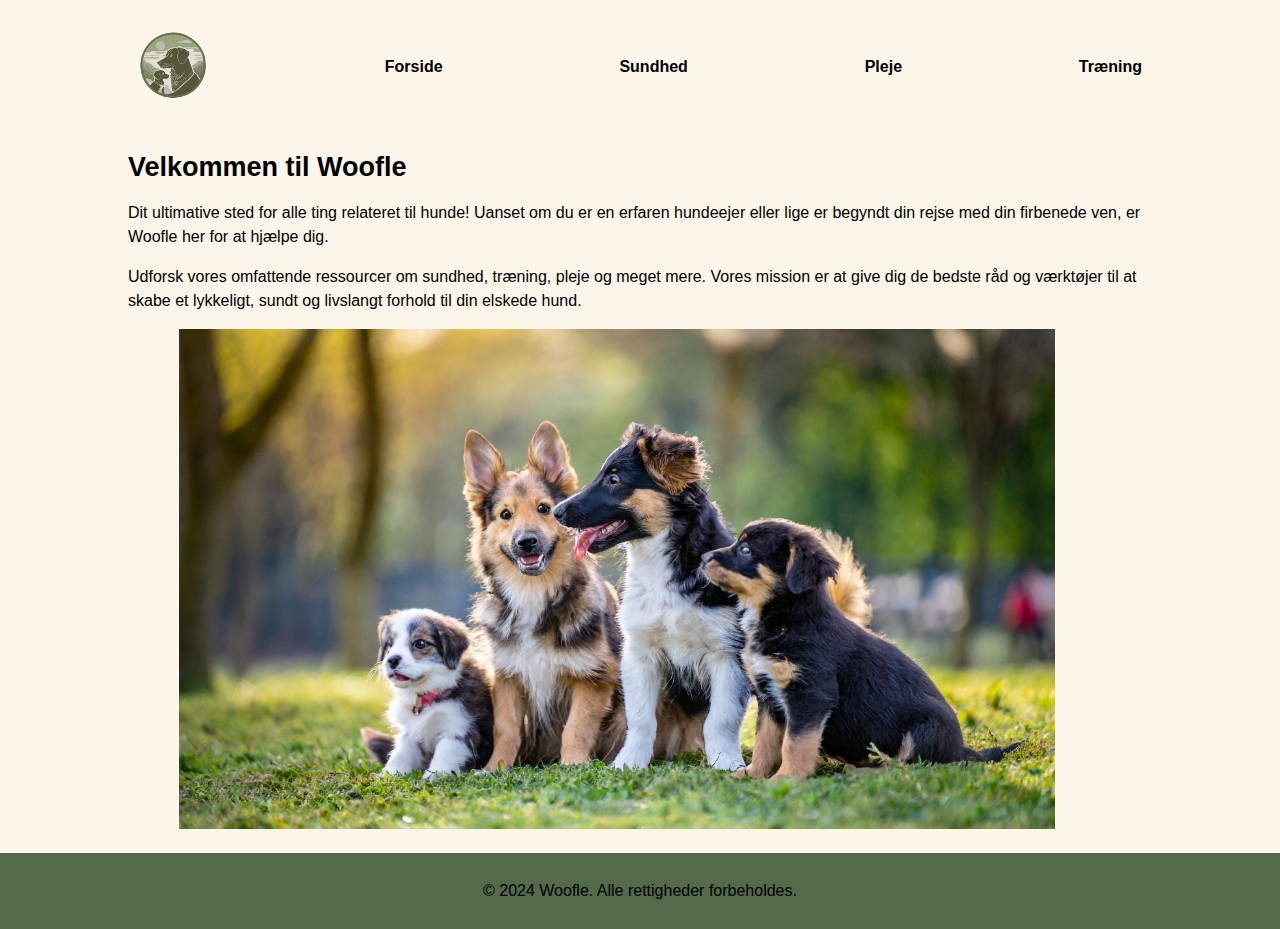
<file: index.html>
<!DOCTYPE html>
<html lang="da">
<head>
    <meta charset="UTF-8">
    <meta name="viewport" content="width=device-width, initial-scale=1.0">
    <title>Woofle</title>
    <link rel="stylesheet" href="style.css">

</head>

<body>
    <header> 
    <nav>
        <ul>
            <a href="index.html"> <img src="img/logo.png" alt="Woofles logo">
            <li><a href="index.html">Forside</a></li>
            <li><a href="sundhed.html">Sundhed</a></li>
            <li><a href="pleje.html">Pleje</a></li>
            <li><a href="træning.html">Træning</a></li>
        </ul>
    </nav>
</header>

    <main>
        <h1>Velkommen til Woofle</h2>
        <p>Dit ultimative sted for alle ting relateret til hunde! Uanset om du er en erfaren hundeejer eller lige er begyndt din rejse med din firbenede ven, er Woofle her for at hjælpe dig. </p>
        <p> Udforsk vores omfattende ressourcer om sundhed, træning, pleje og meget mere. Vores mission er at give dig de bedste råd og værktøjer til at skabe et lykkeligt, sundt og livslangt forhold til din elskede hund.</p>
        
        <section id="section-forside">
            <img src="img/hunde.jpg" alt="">
        </section>

    </main>
<footer>
    <p>&copy; 2024 Woofle. Alle rettigheder forbeholdes.</p>
</footer>
</body>
</html>
</file>
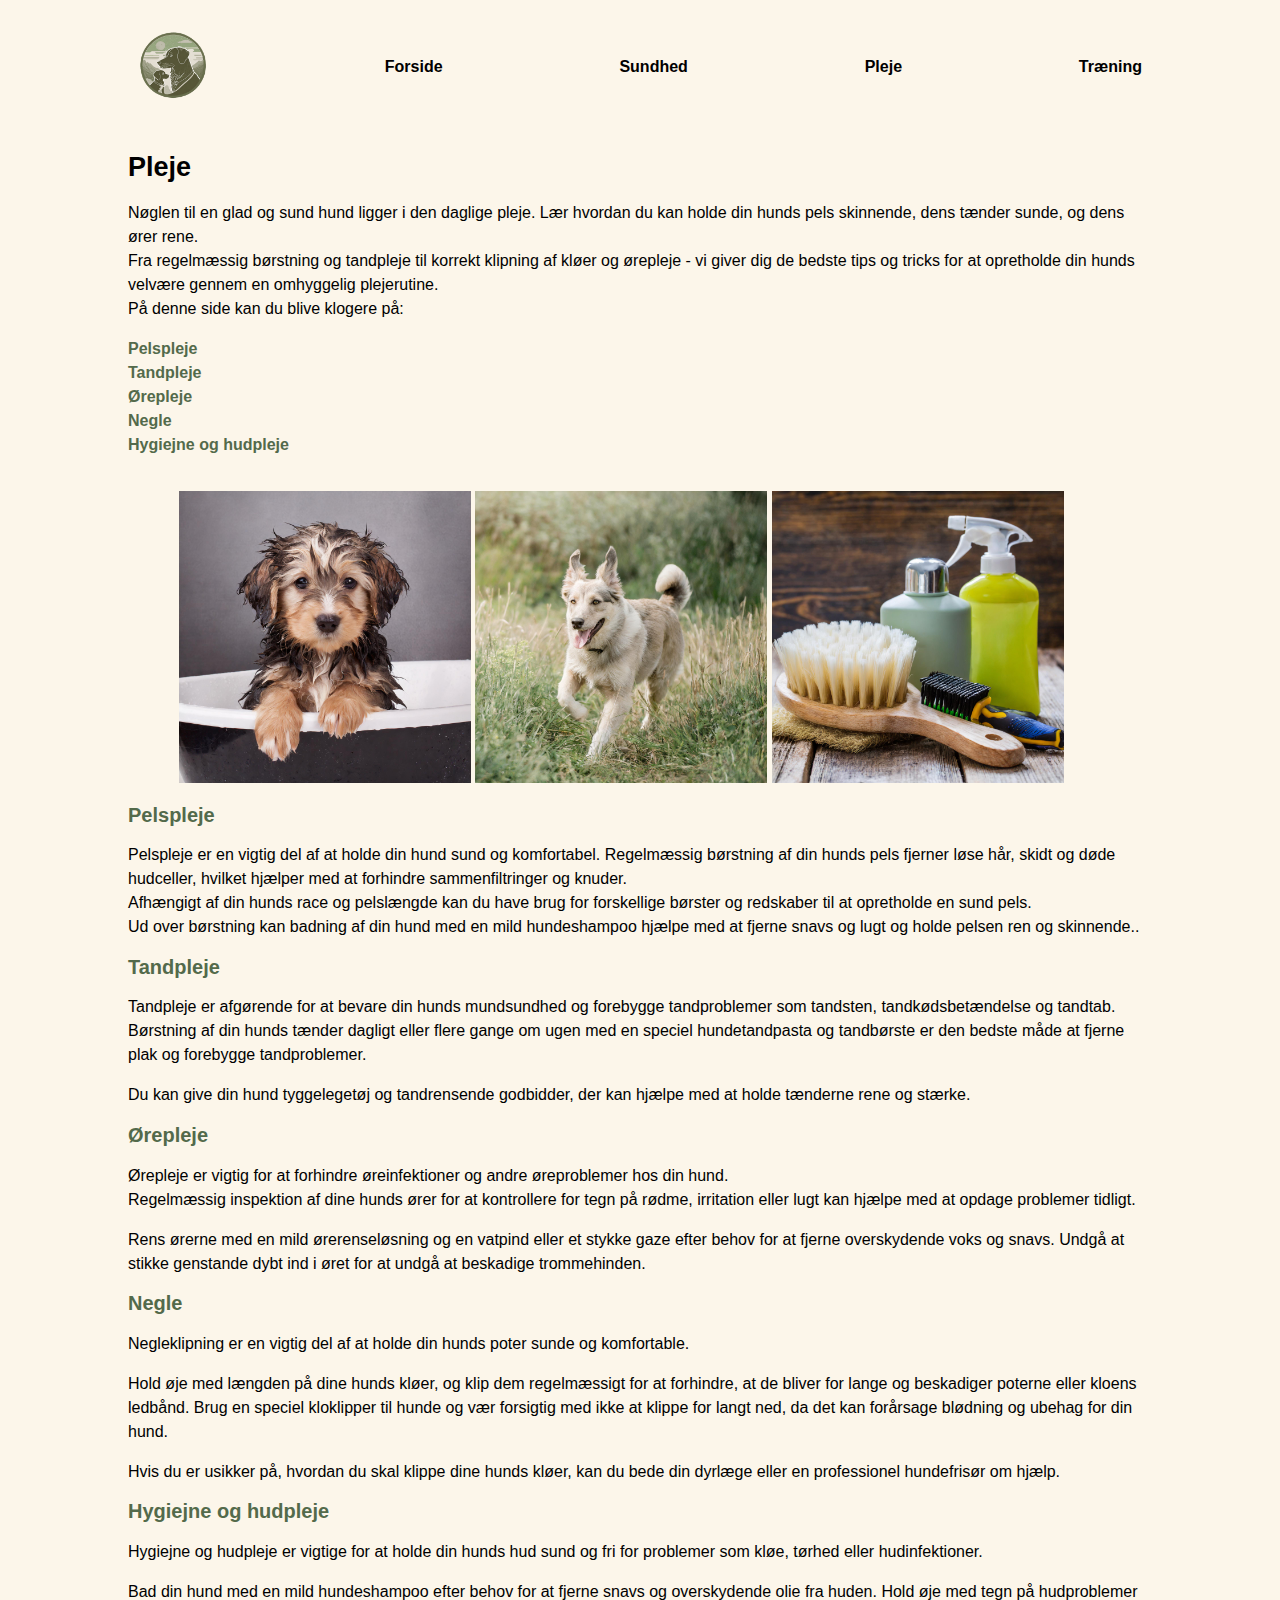
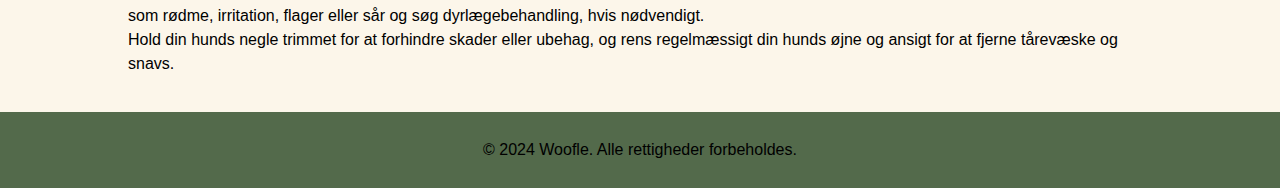
<file: pleje.html>
<!DOCTYPE html>
<html lang="da">
<head>
    <meta charset="UTF-8">
    <meta name="viewport" content="width=device-width, initial-scale=1.0">
    <title>Woofle</title>
    <link rel="stylesheet" href="style.css">
</head>

<body>
    <header>    
    <nav>
        <ul>
            <a href="index.html"> <img src="img/logo.png" alt="">
            <li><a href="index.html">Forside</a></li>
            <li><a href="sundhed.html">Sundhed</a></li>
            <li><a href="pleje.html">Pleje</a></li>
            <li><a href="træning.html">Træning</a></li>
        </ul>
    </nav>
</header>

    <main>
        <h1>Pleje</h2>
        <p>Nøglen til en glad og sund hund ligger i den daglige pleje. Lær hvordan du kan holde din hunds pels skinnende, dens tænder sunde, og dens ører rene. <br>
        Fra regelmæssig børstning og tandpleje til korrekt klipning af kløer og ørepleje - vi giver dig de bedste tips og tricks for at opretholde din hunds velvære gennem en omhyggelig plejerutine.<br> På denne side kan du blive klogere på: </p>
        <p><a href="#Pelspleje" >Pelspleje</a> <br>
        <a href="#Tandpleje">Tandpleje</a> <br>
        <a href="#Ørepleje">Ørepleje</a> <br>
        <a href="#Negle">Negle</a> <br>
        <a href="#Hygiejne og hudpleje">Hygiejne og hudpleje</a></p> <br>

        <section id="section-kost">
            <img src="img/bad.jpg" alt="Våd hund i bad">
            <img src="img/løbe.jpg" alt="hund løber glad">
            <img src="img/pleje.jpg" alt="">
        </section>
    
        <a name="Pelspleje"></a>
        <h2>Pelspleje</h2>
        <p>Pelspleje er en vigtig del af at holde din hund sund og komfortabel. Regelmæssig børstning af din hunds pels fjerner løse hår, skidt og døde hudceller, hvilket hjælper med at forhindre sammenfiltringer og knuder. <br>
        Afhængigt af din hunds race og pelslængde kan du have brug for forskellige børster og redskaber til at opretholde en sund pels. <br>
        Ud over børstning kan badning af din hund med en mild hundeshampoo hjælpe med at fjerne snavs og lugt og holde pelsen ren og skinnende..</p>
    
        <a name="Tandpleje"></a>
        <h2>Tandpleje</h2>
        <p>Tandpleje er afgørende for at bevare din hunds mundsundhed og forebygge tandproblemer som tandsten, tandkødsbetændelse og tandtab. <br>
        Børstning af din hunds tænder dagligt eller flere gange om ugen med en speciel hundetandpasta og tandbørste er den bedste måde at fjerne plak og forebygge tandproblemer. </p>
        <p>Du kan give din hund tyggelegetøj og tandrensende godbidder, der kan hjælpe med at holde tænderne rene og stærke.</p>
   
        <a name="Ørepleje"></a>
        <h2>Ørepleje</h2>
        <p>Ørepleje er vigtig for at forhindre øreinfektioner og andre øreproblemer hos din hund. <br> 
        Regelmæssig inspektion af dine hunds ører for at kontrollere for tegn på rødme, irritation eller lugt kan hjælpe med at opdage problemer tidligt. </p>
        <p>Rens ørerne med en mild ørerenseløsning og en vatpind eller et stykke gaze efter behov for at fjerne overskydende voks og snavs. Undgå at stikke genstande dybt ind i øret for at undgå at beskadige trommehinden.</p>

        <a name="Negle"></a>
        <h2>Negle</h2>
        <p>Negleklipning er en vigtig del af at holde din hunds poter sunde og komfortable. </p>
        <p>Hold øje med længden på dine hunds kløer, og klip dem regelmæssigt for at forhindre, at de bliver for lange og beskadiger poterne eller kloens ledbånd. Brug en speciel kloklipper til hunde og vær forsigtig med ikke at klippe for langt ned, da det kan forårsage blødning og ubehag for din hund. </p>
        <p>Hvis du er usikker på, hvordan du skal klippe dine hunds kløer, kan du bede din dyrlæge eller en professionel hundefrisør om hjælp.</p>
        
        <a name="Hygiejne og hudpleje"></a>
        <h2>Hygiejne og hudpleje</h2>
        <p>Hygiejne og hudpleje er vigtige for at holde din hunds hud sund og fri for problemer som kløe, tørhed eller hudinfektioner. </p>
        <p>Bad din hund med en mild hundeshampoo efter behov for at fjerne snavs og overskydende olie fra huden. Hold øje med tegn på hudproblemer som rødme, irritation, flager eller sår og søg dyrlægebehandling, hvis nødvendigt. <br>
        Hold din hunds negle trimmet for at forhindre skader eller ubehag, og rens regelmæssigt din hunds øjne og ansigt for at fjerne tårevæske og snavs.</p>

    </main>
<footer>
    <p>&copy; 2024 Woofle. Alle rettigheder forbeholdes.</p>
</footer>
</body>
</html>
</file>
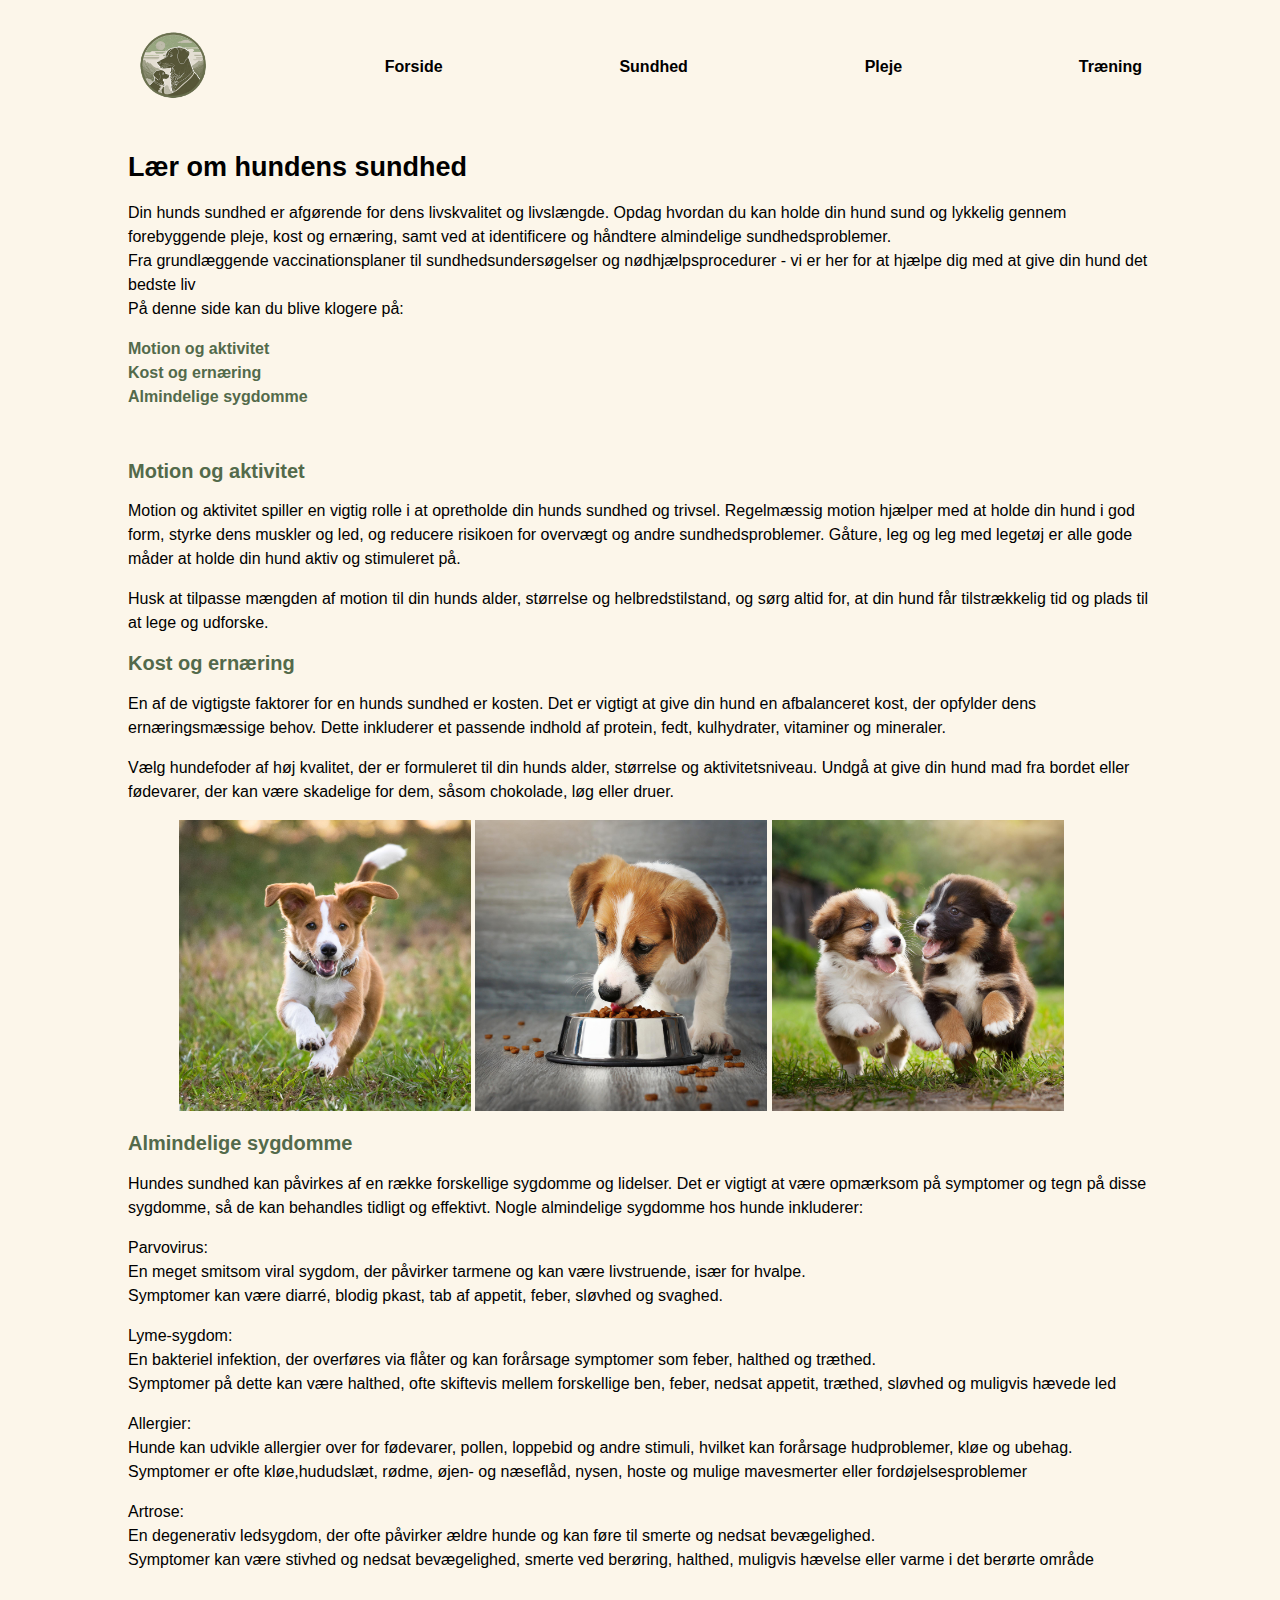
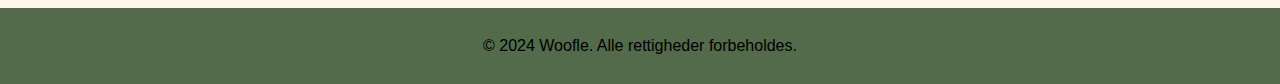
<file: sundhed.html>
<!DOCTYPE html>
<html lang="da">
<head>
    <meta charset="UTF-8">
    <meta name="viewport" content="width=device-width, initial-scale=1.0">
    <title>Woofle</title>
    <link rel="stylesheet" href="style.css">
</head>

<body>
    <header>    
    <nav>
        <ul>
            <a href="index.html"> <img src="img/logo.png" alt="">
            <li><a href="index.html">Forside</a></li>
            <li><a href="sundhed.html">Sundhed</a></li>
            <li><a href="pleje.html">Pleje</a></li>
            <li><a href="træning.html">Træning</a></li>
        </ul>
    </nav>
</header>

    <main>
        <h1>Lær om hundens sundhed</h2>
        <p>Din hunds sundhed er afgørende for dens livskvalitet og livslængde. Opdag hvordan du kan holde din hund sund og lykkelig gennem forebyggende pleje, kost og ernæring, samt ved at identificere og håndtere almindelige sundhedsproblemer. <br>
        Fra grundlæggende vaccinationsplaner til sundhedsundersøgelser og nødhjælpsprocedurer - vi er her for at hjælpe dig med at give din hund det bedste liv <br> På denne side kan du blive klogere på: </p>
        <p><a href="#Motion og aktivitet" >Motion og aktivitet</a> <br>
        <a href="#Kost og ernæring">Kost og ernæring</a> <br>
        <a href="#Almindelige sygdomme">Almindelige sygdomme</a></p> <br>
        
        <a name="Motion og aktivitet"></a>
        <h2>Motion og aktivitet</h2>
        <p>Motion og aktivitet spiller en vigtig rolle i at opretholde din hunds sundhed og trivsel. Regelmæssig motion hjælper med at holde din hund i god form, styrke dens muskler og led, og reducere risikoen for overvægt og andre sundhedsproblemer. Gåture, leg og leg med legetøj er alle gode måder at holde din hund aktiv og stimuleret på.</p>
        <p>Husk at tilpasse mængden af motion til din hunds alder, størrelse og helbredstilstand, og sørg altid for, at din hund får tilstrækkelig tid og plads til at lege og udforske.</p>
    
        <a name="Kost og ernæring"></a>
        <h2>Kost og ernæring</h2>
        <p>En af de vigtigste faktorer for en hunds sundhed er kosten. Det er vigtigt at give din hund en afbalanceret kost, der opfylder dens ernæringsmæssige behov. Dette inkluderer et passende indhold af protein, fedt, kulhydrater, vitaminer og mineraler. </p>
        <p>Vælg hundefoder af høj kvalitet, der er formuleret til din hunds alder, størrelse og aktivitetsniveau. Undgå at give din hund mad fra bordet eller fødevarer, der kan være skadelige for dem, såsom chokolade, løg eller druer.</p>

    <section id="section-kost">
        <img src="img/løb.jpg" alt="hund der løber"> 
        <img src="img/spiser.jpg" alt="hund spiser tørfodder">
        <img src="img/leg.jpg" alt="to hunehvalpe leger sammen">
    </section>
   
        <a name="Almindelige sygdomme"></a>
        <h2>Almindelige sygdomme</h2>
        <p>Hundes sundhed kan påvirkes af en række forskellige sygdomme og lidelser. Det er vigtigt at være opmærksom på symptomer og tegn på disse sygdomme, så de kan behandles tidligt og effektivt. Nogle almindelige sygdomme hos hunde inkluderer: </p>

        <p>Parvovirus: <br>
        En meget smitsom viral sygdom, der påvirker tarmene og kan være livstruende, især for hvalpe. <br> Symptomer kan være diarré, blodig pkast, tab af appetit, feber, sløvhed og svaghed. </p>
        <p>Lyme-sygdom: <br>
        En bakteriel infektion, der overføres via flåter og kan forårsage symptomer som feber, halthed og træthed. <br> Symptomer på dette kan være halthed, ofte skiftevis mellem forskellige ben, feber, nedsat appetit, træthed, sløvhed og muligvis hævede led</p>
        <p>Allergier: <br>
        Hunde kan udvikle allergier over for fødevarer, pollen, loppebid og andre stimuli, hvilket kan forårsage hudproblemer, kløe og ubehag. <br>Symptomer er ofte kløe,hududslæt, rødme, øjen- og næseflåd, nysen, hoste og mulige mavesmerter eller fordøjelsesproblemer</p>
        <p>Artrose: <br>
        En degenerativ ledsygdom, der ofte påvirker ældre hunde og kan føre til smerte og nedsat bevægelighed. <br> Symptomer kan være stivhed og nedsat bevægelighed, smerte ved berøring, halthed, muligvis hævelse eller varme i det berørte område </p>

    </main>
<footer>
    <p>&copy; 2024 Woofle. Alle rettigheder forbeholdes.</p>
</footer>
</body>
</html>
</file>
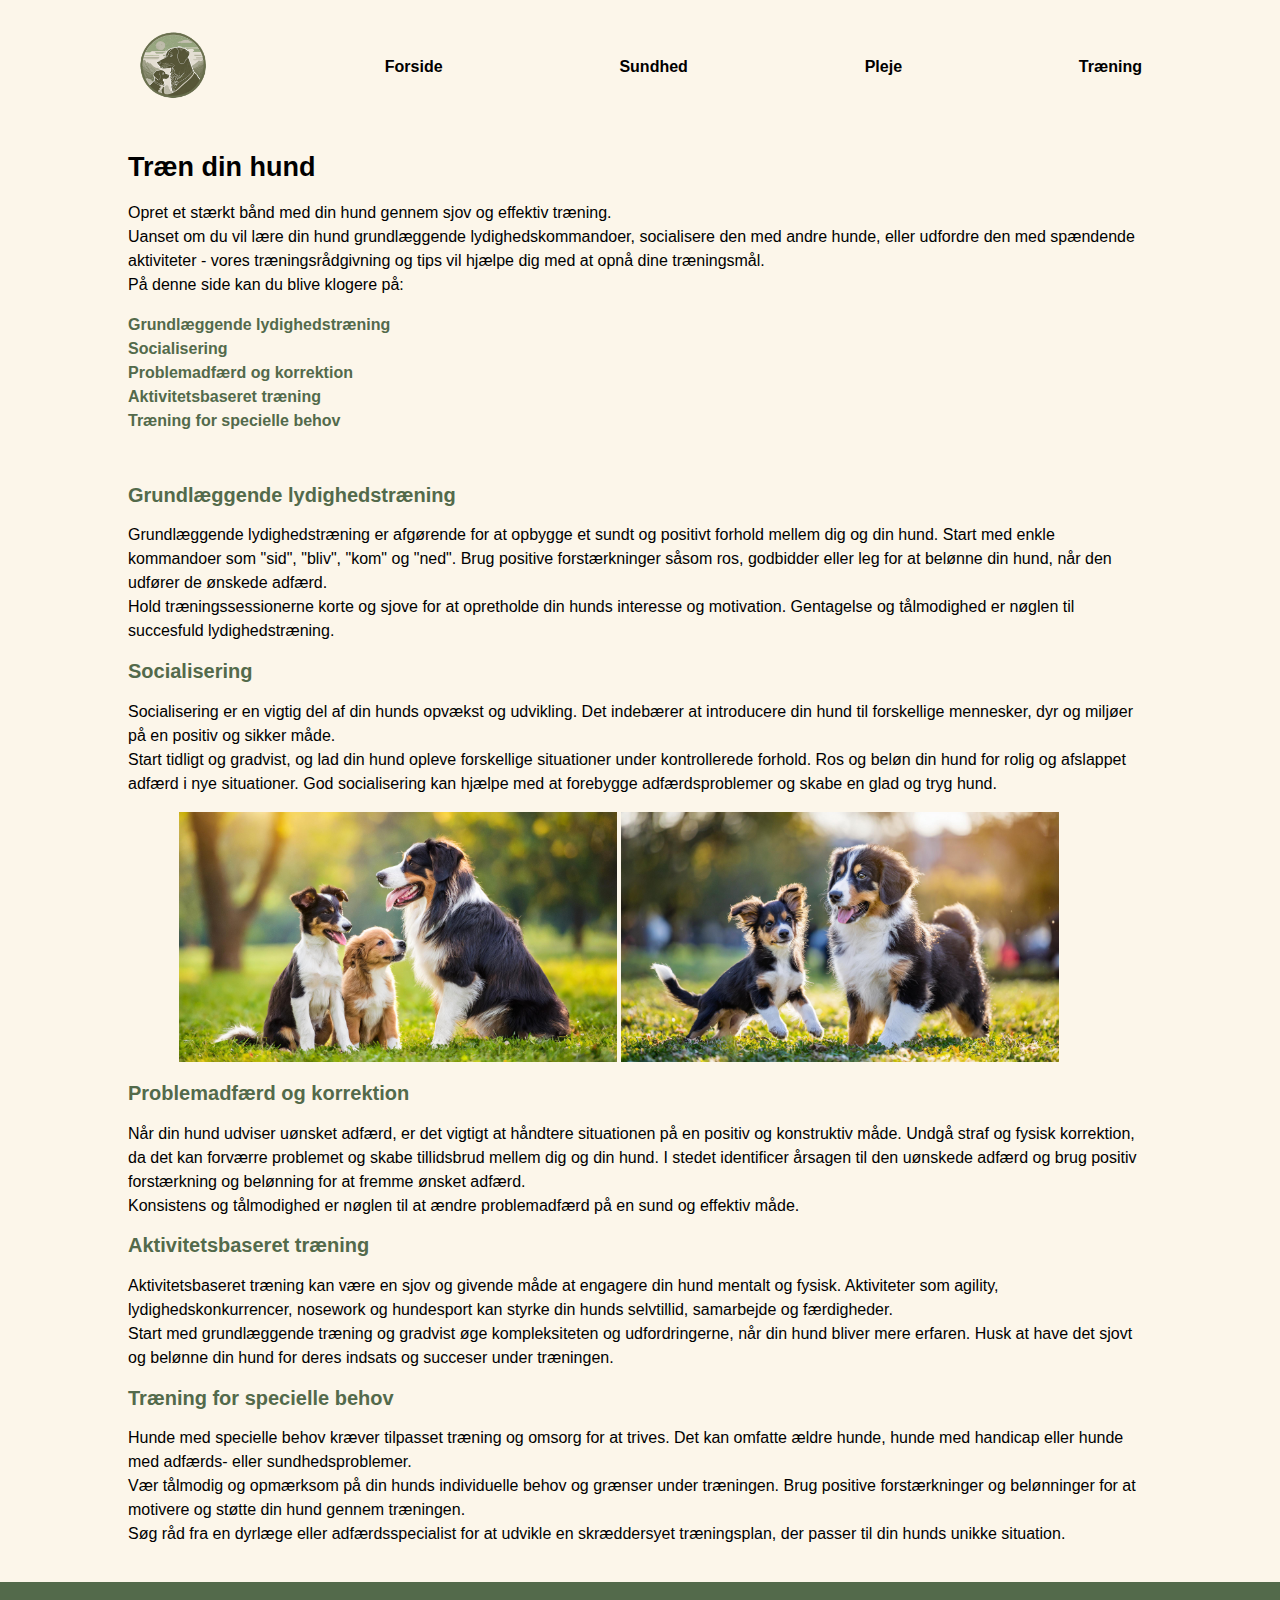
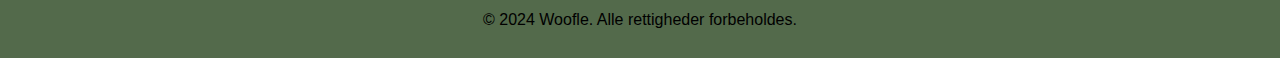
<file: træning.html>
<!DOCTYPE html>
<html lang="da">
<head>
    <meta charset="UTF-8">
    <meta name="viewport" content="width=device-width, initial-scale=1.0">
    <title>Woofle</title>
    <link rel="stylesheet" href="style.css">
</head>

<body>
    <header>    
    <nav>
        <ul>
            <a href="index.html"> <img src="img/logo.png" alt="">
            <li><a href="index.html">Forside</a></li>
            <li><a href="sundhed.html">Sundhed</a></li>
            <li><a href="pleje.html">Pleje</a></li>
            <li><a href="træning.html">Træning</a></li>
        </ul>
    </nav>
</header>

    <main>
        <h1>Træn din hund</h2>
        <p>Opret et stærkt bånd med din hund gennem sjov og effektiv træning.<br> Uanset om du vil lære din hund grundlæggende lydighedskommandoer, socialisere den med andre hunde, eller udfordre den med spændende aktiviteter - vores træningsrådgivning og tips vil hjælpe dig med at opnå dine træningsmål.  <br> På denne side kan du blive klogere på: </p>
        <p><a href="#Grundlæggende lydighedstræning" >Grundlæggende lydighedstræning</a> <br>
        <a href="#Socialisering">Socialisering</a> <br>
        <a href="#Problemadfærd og korrektion">Problemadfærd og korrektion</a> <br>
        <a href="#Aktivitetsbaseret træning">Aktivitetsbaseret træning</a> <br>
        <a href="Træning for specielle behov">Træning for specielle behov</a></p><br>
        
        <a name="Grundlæggende lydighedstræning"></a>
        <h2>Grundlæggende lydighedstræning</h2>
        <p>Grundlæggende lydighedstræning er afgørende for at opbygge et sundt og positivt forhold mellem dig og din hund. Start med enkle kommandoer som "sid", "bliv", "kom" og "ned". Brug positive forstærkninger såsom ros, godbidder eller leg for at belønne din hund, når den udfører de ønskede adfærd. <br> 
        Hold træningssessionerne korte og sjove for at opretholde din hunds interesse og motivation. Gentagelse og tålmodighed er nøglen til succesfuld lydighedstræning.</p>
    
        <a name="Socialisering"></a>
        <h2>Socialisering</h2>
        <p>Socialisering er en vigtig del af din hunds opvækst og udvikling. Det indebærer at introducere din hund til forskellige mennesker, dyr og miljøer på en positiv og sikker måde. <br>
        Start tidligt og gradvist, og lad din hund opleve forskellige situationer under kontrollerede forhold. Ros og beløn din hund for rolig og afslappet adfærd i nye situationer. God socialisering kan hjælpe med at forebygge adfærdsproblemer og skabe en glad og tryg hund.</p>

        <section id="section-træning">
            <img src="img/soc.jpg" alt="">
            <img src="img/soc2.jpg" alt="">
        </section>
    
        <a name="Problemadfærd og korrektion"></a>
        <h2>Problemadfærd og korrektion</h2>
        <p>Når din hund udviser uønsket adfærd, er det vigtigt at håndtere situationen på en positiv og konstruktiv måde. Undgå straf og fysisk korrektion, da det kan forværre problemet og skabe tillidsbrud mellem dig og din hund. I stedet identificer årsagen til den uønskede adfærd og brug positiv forstærkning og belønning for at fremme ønsket adfærd. <br>
        Konsistens og tålmodighed er nøglen til at ændre problemadfærd på en sund og effektiv måde. </p>
    
        <a name="Aktivitetsbaseret træning"></a>
        <h2>Aktivitetsbaseret træning</h2>
        <p>Aktivitetsbaseret træning kan være en sjov og givende måde at engagere din hund mentalt og fysisk. Aktiviteter som agility, lydighedskonkurrencer, nosework og hundesport kan styrke din hunds selvtillid, samarbejde og færdigheder. <br>
        Start med grundlæggende træning og gradvist øge kompleksiteten og udfordringerne, når din hund bliver mere erfaren. Husk at have det sjovt og belønne din hund for deres indsats og succeser under træningen.</p>

        <a name="Træning for specielle behov"></a>
        <h2>Træning for specielle behov</h2>
        <p>Hunde med specielle behov kræver tilpasset træning og omsorg for at trives. Det kan omfatte ældre hunde, hunde med handicap eller hunde med adfærds- eller sundhedsproblemer. <br>
        Vær tålmodig og opmærksom på din hunds individuelle behov og grænser under træningen. Brug positive forstærkninger og belønninger for at motivere og støtte din hund gennem træningen. <br>
        Søg råd fra en dyrlæge eller adfærdsspecialist for at udvikle en skræddersyet træningsplan, der passer til din hunds unikke situation.</p>

        </main>
<footer>
    <p>&copy; 2024 Woofle. Alle rettigheder forbeholdes.</p>
</footer>
</body>
</html>
</file>
<file: style.css>
@charset "UTF-8";
/*Variabler*/
body {
  box-sizing: border-box;
  margin: 0;
  padding: 0;
  font-family: "Segoe UI", Tahoma, Geneva, Verdana, sans-serif;
  background-color: #FCF6EA;
  color: #000;
}
body p {
  font-size: 16px;
  color: #000;
  line-height: 1.5;
}
body p a {
  text-decoration: none;
  font-weight: bold;
  color: #536A4B;
}
body p a:hover {
  color: #A0B997;
}
body h1 {
  font-size: 27px;
}
body h2, body h3, body h4, body h5, body h6 {
  font-size: 20px;
  color: #536A4B;
}

header {
  padding-left: 10%;
  padding-right: 10%;
  padding-top: 20px;
}
header nav {
  background-color: #FCF6EA;
  padding: 10px;
}
header nav ul {
  list-style-type: none;
  margin: 0;
  padding: 0;
  display: flex;
  align-items: center;
}
header nav img {
  margin-right: auto;
  max-width: 70px;
  max-height: 70px;
}
header nav li {
  margin-left: auto;
}
header nav a {
  color: #000;
  text-decoration: none;
  font-weight: bold;
}
header nav a:hover {
  color: #A0B997;
}

main {
  padding-left: 10%;
  padding-right: 10%;
  padding-top: 20px;
  padding-bottom: 20px;
}
main #section-forside {
  margin-left: 5%;
}
main #section-forside img {
  max-width: 90%;
}
main #section-kost {
  margin-left: 5%;
}
main #section-kost img {
  max-width: 30%;
  max-height: auto;
}
main #section-træning {
  margin-left: 5%;
}
main #section-træning img {
  max-width: 45%;
}

footer {
  background-color: #536A4B;
  color: white;
  padding: 10px;
  text-align: center;
  bottom: 0;
  max-width: 100%;
}/*# sourceMappingURL=style.css.map */
</file>
